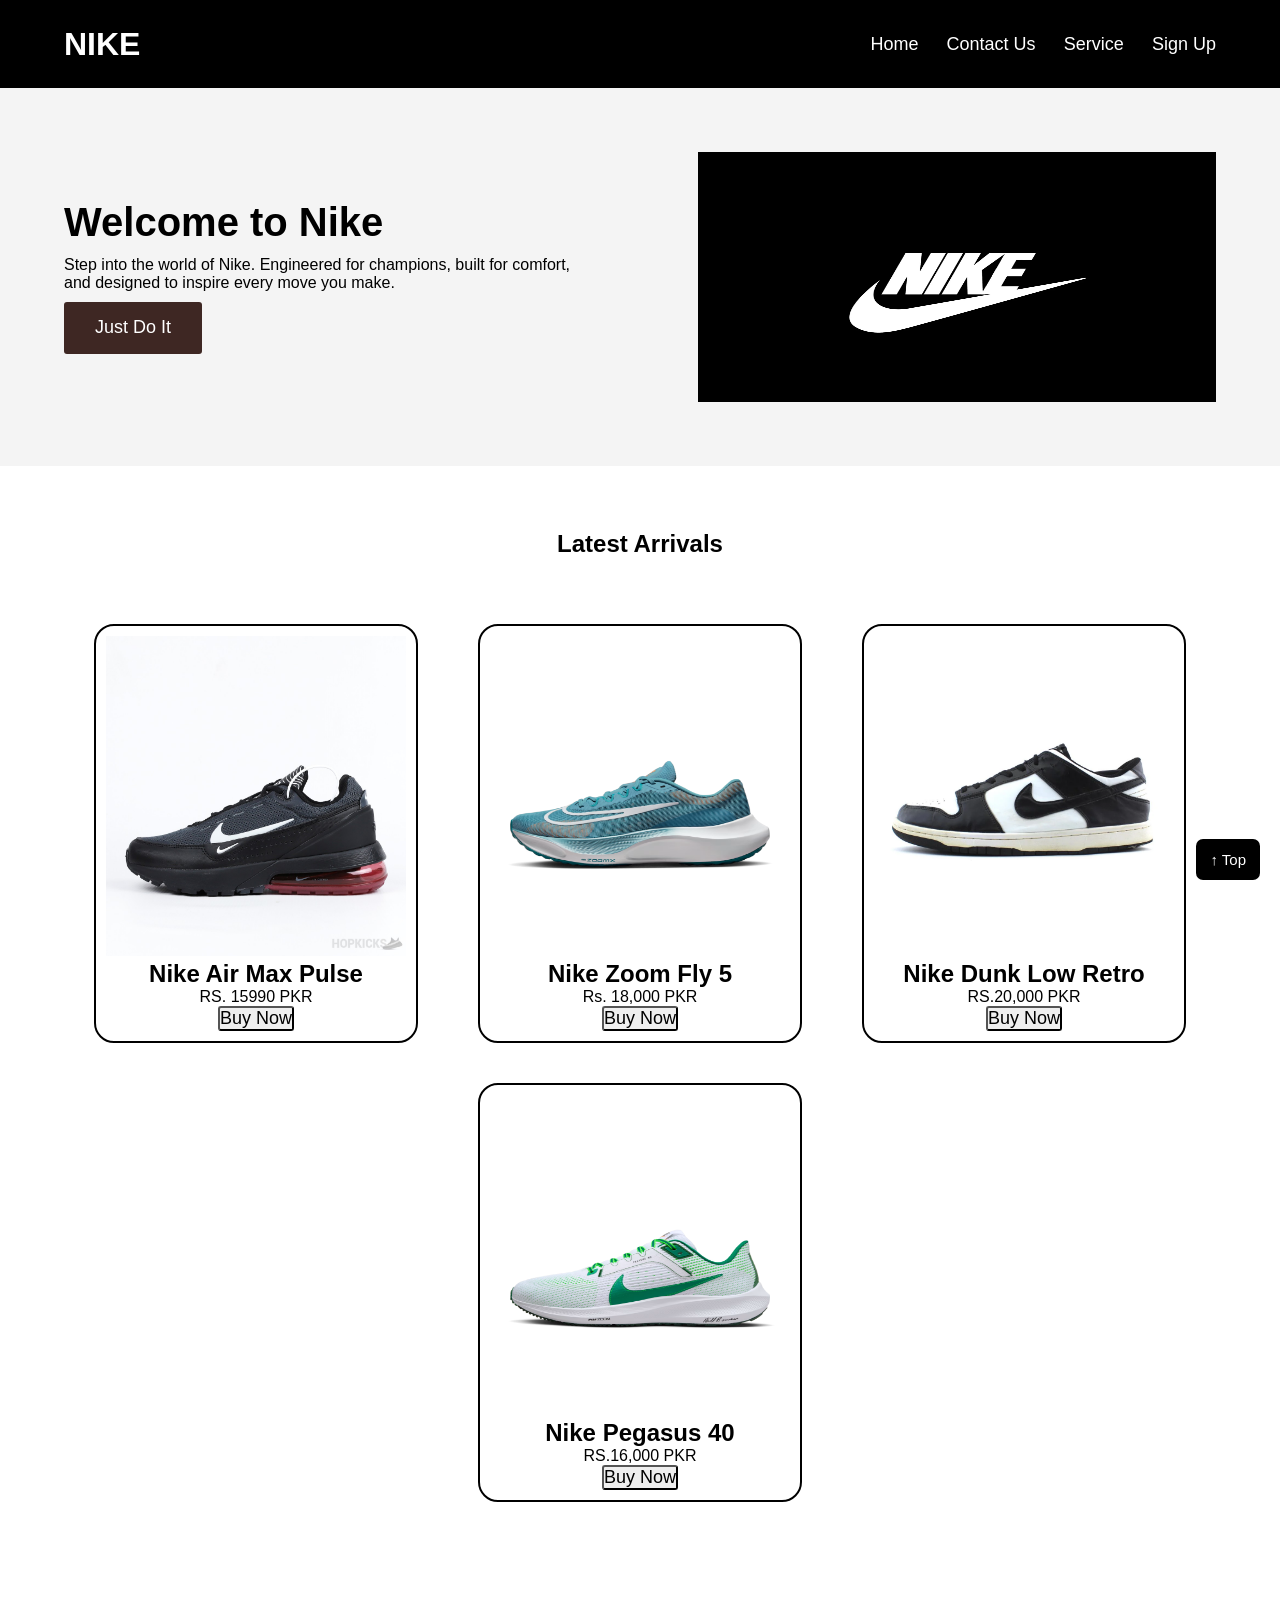
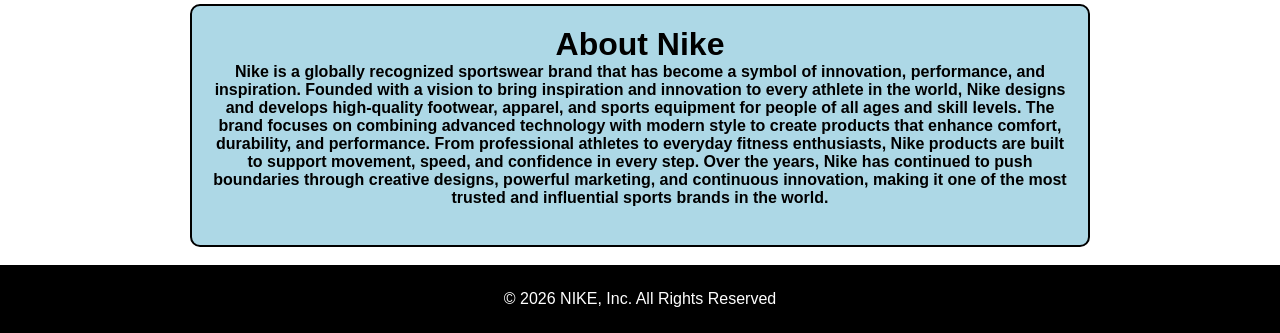
<file: index.html>
<!DOCTYPE html>
<html lang="en">
<head>
    <meta charset="UTF-8">
    <meta name="viewport" content="width=device-width, initial-scale=1.0">
    <title>Nike</title>
    <link rel="stylesheet" href="assignment.css">
</head>
<body>
    <div id="Top"></div>
    <header class="navbar">
        <h1 class="logo">NIKE</h1>
        <div class="menu">
        <a href="index.html">Home</a>
        <a href="contact.html">Contact Us</a>
        <a href="service.html">Service</a>
        <a href="signup.html">Sign Up</a>
        </div>
    </header>
    <section class="hero">
        <div class="hero-text">
            <h1>Welcome to Nike</h1>
            <p>Step into the world of Nike. Engineered for champions, built for comfort, and designed to inspire every move you make.</p>
            <button class="button">Just Do It</button>
        </div>
        <div class="hero-image">
            <div class="img-box">
                <img width="700px" height="250px" src="nike.jpg" alt="">
            </div>
        </div>
    </section>
    <section class="products">
        <h2>Latest Arrivals</h2>

        <div class="product-cards">
            <div class="card">
                <img width="300px" height="320px" src="nike 1.jpg" alt="">
                <h2>Nike Air Max Pulse</h2>
                <p>RS. 15990 PKR</p>
                <button>Buy Now</button>
            </div>
            <div class="card">
                <img width="300px" height="320px" src="ZOOM+FLY+5.avif" alt="">
                <h2>Nike Zoom Fly 5</h2>
                <p>Rs. 18,000 PKR</p>
                <button>Buy Now</button>
            </div>
            <div class="card">
                <img width="300px" height="320px" src="nike dunk.webp" alt="">
                <h2>Nike Dunk Low Retro</h2>
                <p>RS.20,000 PKR</p>
                <button>Buy Now</button>
            </div>
            <div class="card">
                <img width="300px" height="320px" src="NIKE+AIR+ZOOM+PEGASUS+40+PRM.avif" alt="">
                <h2>Nike Pegasus 40</h2>
                <p>RS.16,000 PKR</p>
                <button>Buy Now</button>
            </div>
            </div>
            
    </section>
    <div class="about">
        <h1>About Nike</h1>
        <p>Nike is a globally recognized sportswear brand that has become a symbol of innovation, performance, and inspiration. Founded with a vision to bring inspiration and innovation to every athlete in the world, Nike designs and develops high-quality footwear, apparel, and sports equipment for people of all ages and skill levels. The brand focuses on combining advanced technology with modern style to create products that enhance comfort, durability, and performance. From professional athletes to everyday fitness enthusiasts, Nike products are built to support movement, speed, and confidence in every step. Over the years, Nike has continued to push boundaries through creative designs, powerful marketing, and continuous innovation, making it one of the most trusted and influential sports brands in the world.
</p>
    <br>
    <div class="clearfix"></div>
    </div>
    <footer class="footer">
        © 2026 NIKE, Inc. All Rights Reserved
    </footer>
     <a href="#Top" class="Topbtn">↑ Top</a>
</body>
</html>
</file>
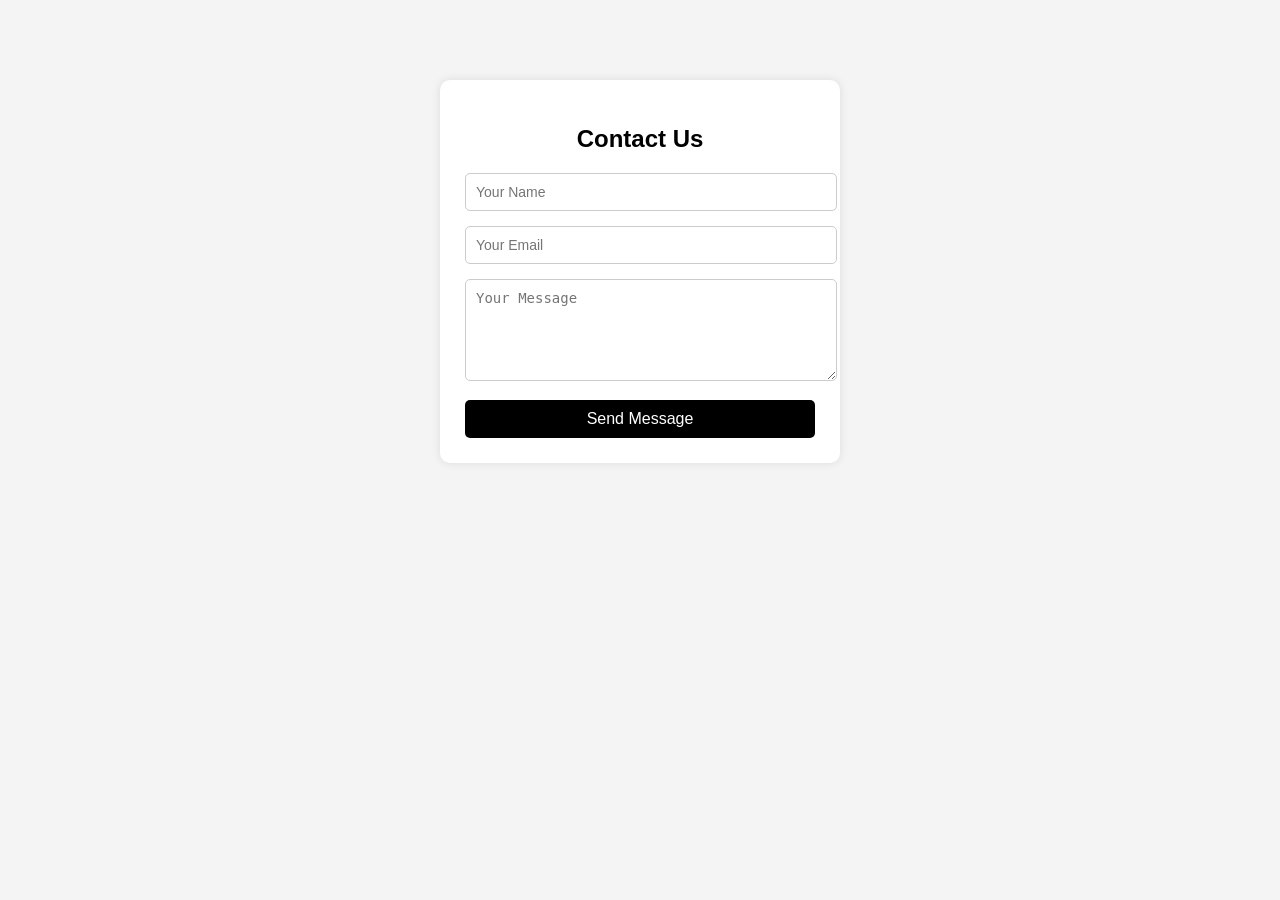
<file: contact.html>
<!DOCTYPE html>
<html lang="en">
<head>
    <meta charset="UTF-8">
    <title>Contact Us</title>
    <link rel="stylesheet" href="">
    <style>
    body {
    font-family: Arial, sans-serif;
    background: #f4f4f4;
}

.contact-container {
    width: 350px;
    margin: 80px auto;
    background: white;
    padding: 25px;
    border-radius: 10px;
    box-shadow: 0 0 10px rgba(0,0,0,0.1);
}

.contact-container h2 {
    text-align: center;
    margin-bottom: 20px;
}

form input,
form textarea {
    width: 100%;
    padding: 10px;
    margin-bottom: 15px;
    border: 1px solid #ccc;
    border-radius: 5px;
    font-size: 14px;
}

form button {
    width: 100%;
    padding: 10px;
    background: black;
    color: white;
    border: none;
    border-radius: 5px;
    font-size: 16px;
    cursor: pointer;
}

form button:hover {
    background: #333;

}
    </style>
</head>
<body>

<div class="contact-container">
    <h2>Contact Us</h2>

    <form>
        <input type="text" placeholder="Your Name" required>
        
        <input type="email" placeholder="Your Email" required>
        
        <textarea placeholder="Your Message" rows="5" required></textarea>
        
        <button type="submit">Send Message</button>
    </form>
</div>

</body>
</html>
</file>
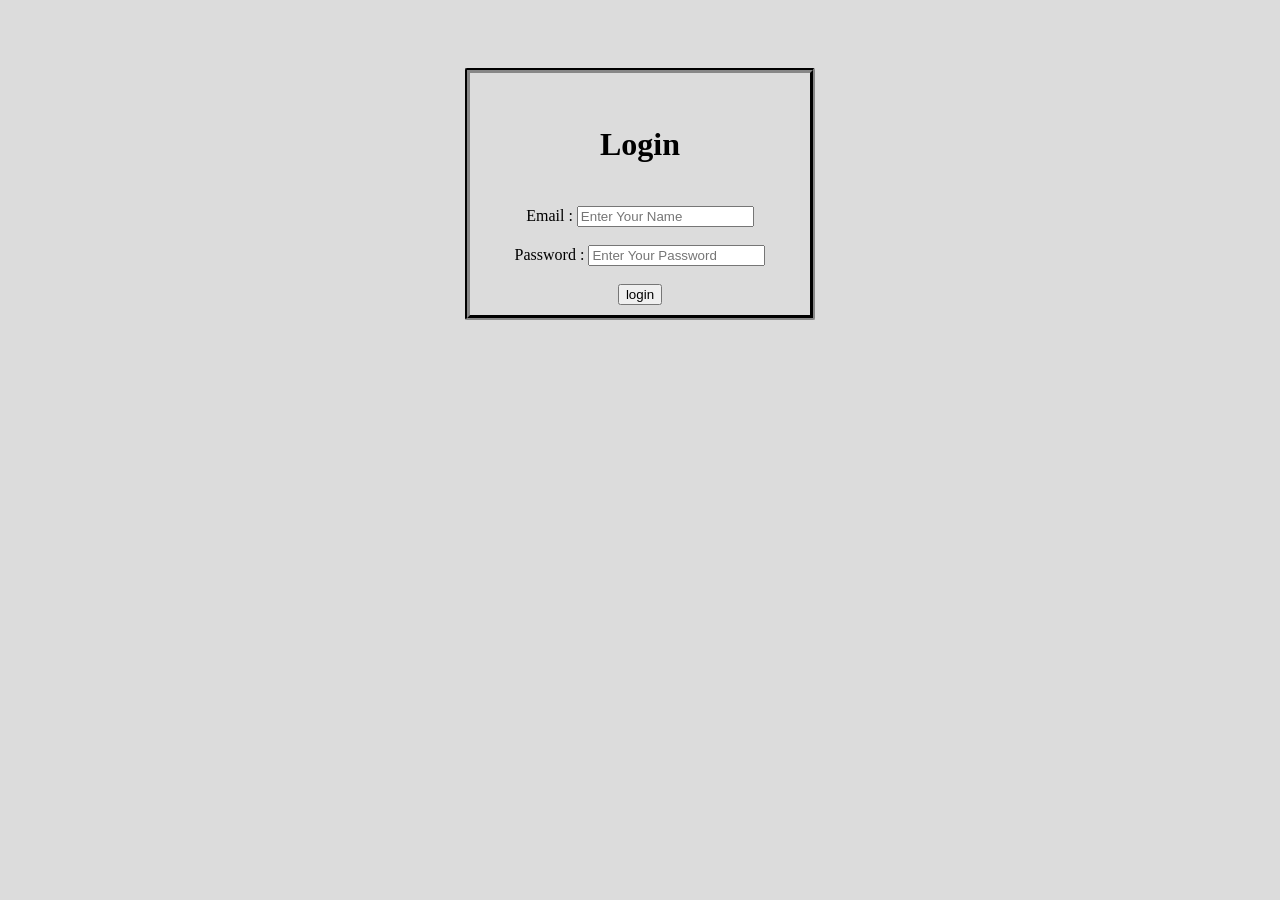
<file: logn.html>
<!DOCTYPE html>
<html lang="en">
<head>
    <meta charset="UTF-8">
    <meta name="viewport" content="width=device-width, initial-scale=1.0">
    <title>Login</title>
    <style>
          form:hover{
            transform: scale(1.03);
            box-shadow: 0px 10px 25px rgb;
        }
        form{
            padding: 20px;
            text-align: center;
            padding: 10px 25px;
            margin: 10px auto;
            border: 5px groove #333;
            border-radius: 2px;
            display: block;
            width: 290px;
        }
         h1{
            color: black;
            /* background-color: rgb(199, 241, 157); */
            border-radius: 10px;
            text-align: center;
            padding: 25px 10px;
            margin: 18px auto;
            width: 250px;
            height: 10px auto;

        }
        body{
            background: gainsboro;
            margin: 20sspx auto;
            padding: 50px 40px;
            

        }
    </style>
</head>
<body>
    <form>
    
    <h1>Login</h1>
    <label>Email : </label>
    <input type="text" Name="Email" placeholder="Enter Your Name" required><br></br>
    <label> Password : </label>
    <input type="text" password="password" placeholder="Enter Your Password" required><br></br>
        
    <Button type="button">login <a href="file:///C:/Users/Ghulam%20Murtaza/Desktop/git%20assignment%20clone/assignment-website/logn.html"></a></Button>
 </form>
</body>
</html>
</file>
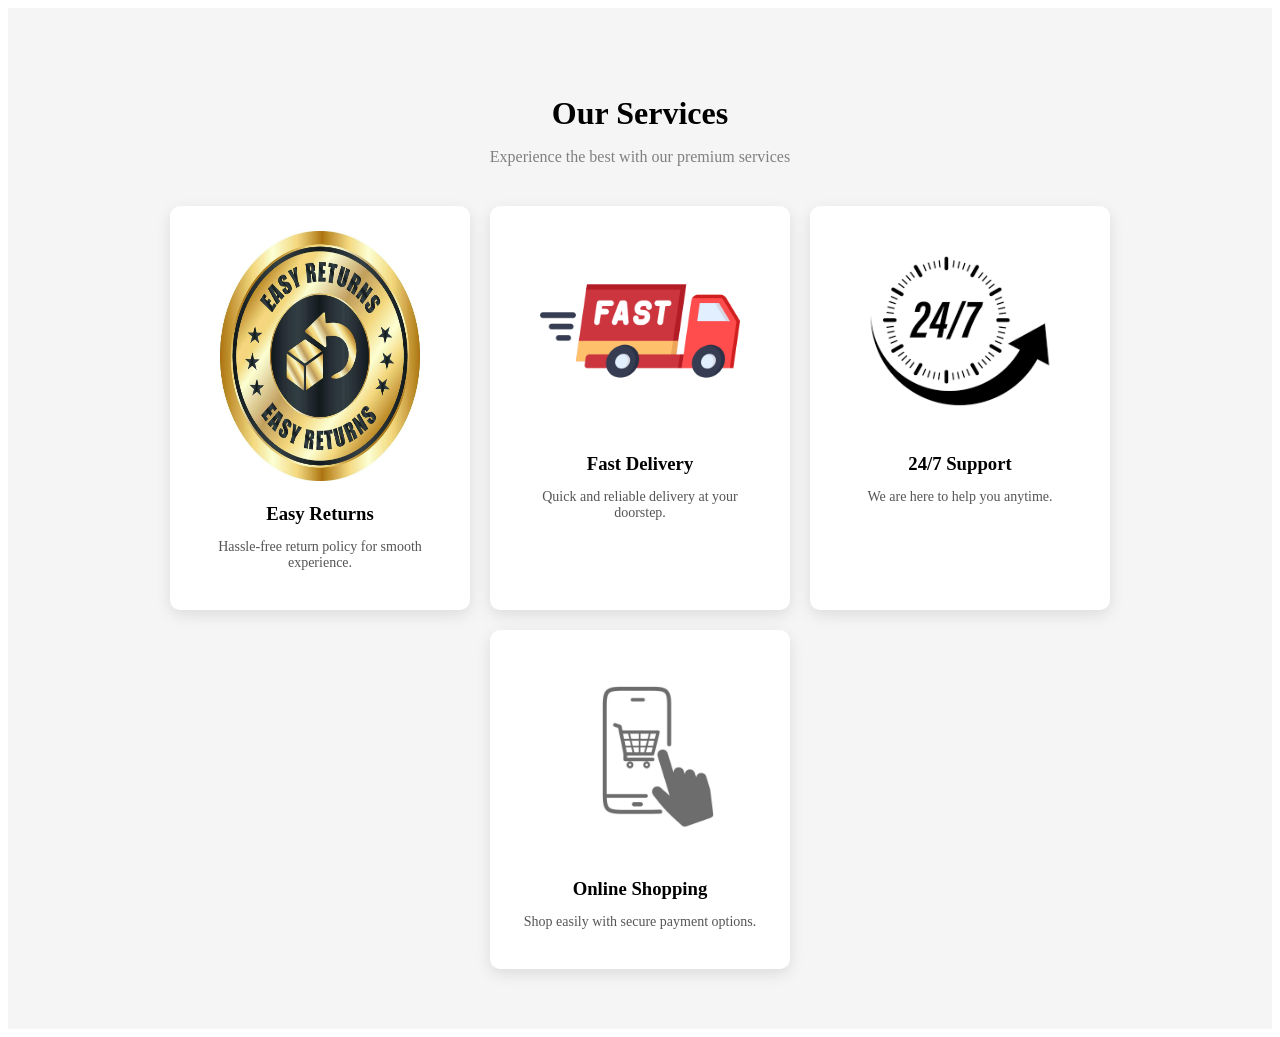
<file: service.html>
<!DOCTYPE html>
<html lang="en">
<head>
    <meta charset="UTF-8">
    <meta name="viewport" content="width=device-width, initial-scale=1.0">
    <title>Service</title>
    <style>.services {
    text-align: center;
    padding: 60px 20px;
    background: #f5f5f5;
}

.services h2 {
    font-size: 32px;
    margin-bottom: 10px;
}

.services .subtitle {
    color: gray;
    margin-bottom: 40px;
}

.service-box {
    display: flex;
    justify-content: center;
    gap: 20px;
    flex-wrap: wrap;
}

.card {
    background: white;
    width: 250px;
    padding: 25px;
    border-radius: 10px;
    box-shadow: 0 5px 15px rgba(0,0,0,0.1);
    transition: 0.3s;
}

.card h3 {
    margin-bottom: 10px;
}

.card p {
    font-size: 14px;
    color: #555;
}

.card:hover {
    transform: translateY(-10px);
}

/* Responsive */
@media (max-width: 768px) {
    .card {
        width: 90%;
    }
}


    </style>
</head>
<body>
    <section class="services">
    <h2>Our Services</h2>
    <p class="subtitle">Experience the best with our premium services</p>

    <div class="service-box">
        <div class="card">
    <i class="fa-solid fa-rotate-left"></i>
    <img width="200px" height="250px" src="easy-returns-logo-trust-badges-easy-returns-icons-vector.jpg" alt="Easy Returns">
    <h3>Easy Returns</h3>
    <p>Hassle-free return policy for smooth experience.</p>
</div>

<div class="card">
    <i class="fa-solid fa-truck-fast"></i>
    <img width="200px" src="fast delivery.png" alt="Fast Delivery">
    <h3>Fast Delivery</h3>
    <p>Quick and reliable delivery at your doorstep.</p>
</div>

<div class="card">
    <i class="fa-solid fa-headset"></i>
    <img width="200px" src="download.png" alt="">
    <h3>24/7 Support</h3>
    <p>We are here to help you anytime.</p>
</div>

<div class="card">
    <i class="fa-solid fa-cart-shopping"></i>
    <img width="200px" src="online-shopping-icon-line-shopping-symbol-through-mobile-phone-isolated-on-white-background-vector.jpg" alt="">
    <h3>Online Shopping</h3>
    <p>Shop easily with secure payment options.</p>
</div>

    </div>
</section>

</body>
</html>
</file>
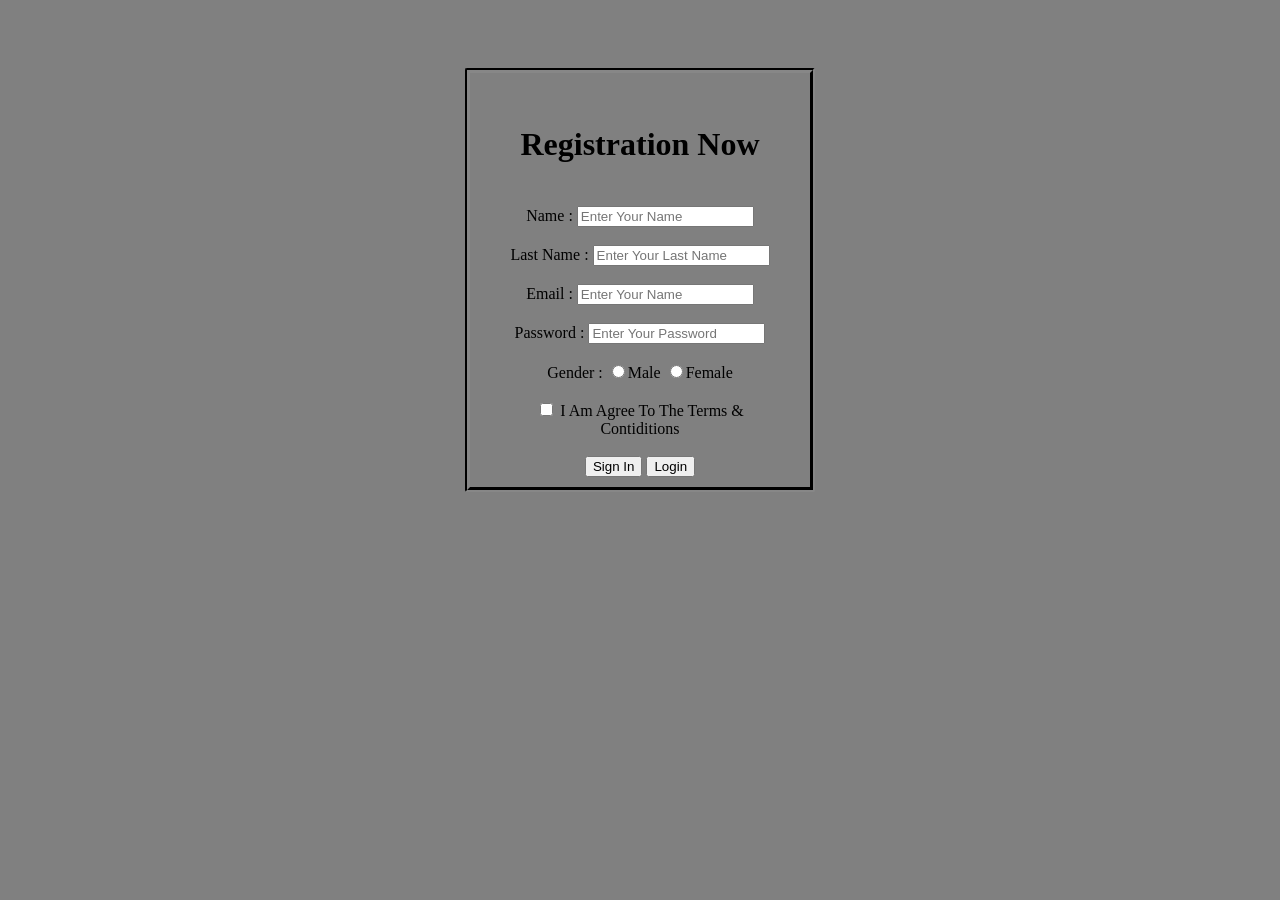
<file: signup.html>
<!DOCTYPE html>
<html lang="en">
<head>
    <meta charset="UTF-8">
    <meta name="viewport" content="width=device-width, initial-scale=1.0">
    <title>Sign In</title>
    <style>
        body{
            background:gray;
            margin: 20sspx auto;
            padding: 50px 40px;
            

        }
        h1{
            color: black;
            /* background-color: rgb(199, 241, 157); */
            border-radius: 10px;
            text-align: center;
            padding: 25px 10px;
            margin: 18px auto;
            width: 250px;
            height: 10px auto;

        }
        form{
            padding: 20px;
            text-align: center;
            padding: 10px 25px;
            margin: 10px auto;
            border: 5px groove #333;
            border-radius: 2px;
            display: block;
            width: 290px;
        }
        form:hover{
            transform: scale(1.03);
            box-shadow: 0px 10px 25px rgb;
            background: gainsboro;
        }
        
       .section ul{
        list-style: none;
        margin: 0%;
        padding: 0%;
       }
       .section a{
        display: block;
        color: black;
        text-decoration: none;

       }
       .section a:hover{
        transform: scale(1.03);
        border-radius: 0px 10px 25px;
       }
    
     

    </style>
</head>
<body>
 <form>
    <div type="label">
        <div type="input">
    <h1>Registration Now</h1>
    <label>Name : </label>
    <input type="text" Name="Name" placeholder="Enter Your Name" required><br></br>
    <label>Last Name : </label>
    <input type="text" Name="Last Name" placeholder="Enter Your Last Name" required><br></br>
    <label>Email : </label>
    <input type="text" Name="Email" placeholder="Enter Your Name" required><br></br>
    <label> Password : </label>
    <input type="text" password="password" placeholder="Enter Your Password" required><br></br>
    <label>Gender : </label>
   <input type="radio" name="gender"required>Male
   <input type="radio" name="gender" required>Female
    <br></br>
    <input type="checkbox" required>
    <label>I Am Agree To The Terms & Contiditions</label>
    <br></br>
     <nav class="section">
    <ul><li><Button type="button">Sign In</Button>
   <Button type="button"><a href="logn.html">Login</a></Button>
       </li></ul>
   </nav>
    </div>
    </div>
    
 </form>
</html>
</file>
<file: assignment.css>
*{
    margin: 0;
    padding: 0;
    box-sizing: border-box;
    font-family: Arial, Helvetica, sans-serif;
    
}
body{
    height: 1380px;
    
}

.navbar{
    position: sticky;
    top: 0;
    width: 100%;
    display: inline-flex;
    justify-content: space-between;
    align-items: center;
    padding: 2% 5%;
    background: black;
    color: white;
    z-index: 10;
}
.navbar a{
    display: inline-block;
    text-decoration: none;
    color: white;
}
.menu a:hover{
    background:white;
    border-radius: 90px;
    color:black;
}
.menu{
    position: sticky;
    width: 30%;
    display: flex;
    justify-content: space-between;
}

.menu a{
    color: white;
    text-decoration: none;
    font-size: large;
}
.hero{
    width: 100%;
    display: flex;
    justify-content: space-between;
    align-items: center;
    padding: 5%;
    background: #f4f4f4;
}
.hero-text{
    width: 45%;
}
.hero-text h1{
    font-size: 2.5em;
    margin-bottom: 2%;
}
.hero-text p{
    margin-bottom: 3%;
    margin: 10px auto;
    
}
.hero-text button{
    padding: 3% 6%;
    border: none;
    background: #3e2723;
    color: white;
    cursor: pointer;

}
.hero-image{
    width: 45%;
}
.img-box{
    width: 100%;
    height: 250px;
    background: #ccc;
    display: flex;
    justify-content: center;
    align-items: center;
}
.products{
    width: 100%;
    padding: 5%;
    text-align: center;
}
.product-cards{
    width: 100%;
    margin: 10px auto;
    display: flex;
    justify-content: space-between;
    margin-top: 4%;
    flex-wrap: wrap;

}
.card{
    border: 2px solid black;
    padding: 10px;
    border-radius: 20px;
    margin: 20px auto;

}
.card:hover{
    box-shadow: 0 10px 20px;
    cursor: pointer;
    transform: scale(1.1);
}

/* .card{
    width: 22%;
    height: 120px;
    border: 2px solid #3e2723;
    display: flex;
    justify-content: center;
    align-items: center;
    font-weight: bold;
    margin-bottom: 4%;
} */
button{
    border-radius: 3px;
    font-size: large;
}
button:hover{
    background-color: gray;
    color: black;
    border-radius: 10px;
    transform: translate(0.5s);
    background: black;
    color: white;
    cursor: pointer;
}
.footer{
    background: black;
    color: white;
    padding: 25px;
    text-align: center;
    margin-top: 18px;
}
/* .footer{
    width: 100%;
    padding: 2%;
    background: #3e2723;
    color: white;
    text-align: center;
    
} */
.about{
    padding: 20px;
    background: lightblue;
    text-align: center;
    font-weight: bold;
    margin: 8px auto;
    border: 2px solid black;
    border-radius: 10px;
    width: 900px;
}
.about:hover{
    transform: scale(1.1);
    box-shadow: 0 10px 20px;
}

.Topbtn{
    position: fixed;
    bottom: 20px;
    right: 20px;
    background: black;
    color: white;
    padding: 12px 14px;
    border-radius: 7px;
    text-decoration: none;
    font-size: 15px;
}
.Topbtn:hover{
    background: black;
    color: white;
    font-size: 18px;
}
.clearfix{
    clear: both;
}
@media (min-width: 0px) and (max-width: 576px){
    .navbar{
        display: flex;
        flex-direction: column;
        align-items: center;
    }
    .logo{
        margin-bottom: 10px;
    }
    .menu{
        display: flex;
        flex-direction: column;
        text-align: center;
        gap: 10px;
    }
    .hero{
        display: flex;
        flex-direction: column;
        text-align: center;

    }
    .hero-text{
        margin-bottom: 15px;
    }
    .hero-image{
    width: 100%;
    }
    .img-box {
    width: 100%;
    }
    .product-cards{
    display: flex;
    flex-direction: column;
    gap: 15px;
    }
    .card{
    width: 100%;
    grid-template-columns: repeat(1,1fr,1fr,1fr,1fr);
    }
    .about{
    text-align: center;
    padding: 10px;
    width: 100%;
    }
    .footer{
    text-align: center;
    padding: 10px;
    width: 100%;
    }
    .Topbtn{
    content: "";
    display: block;
    clear: both;
    }
}
@media (min-width: 576px) and (max-width: 900px){
    .navbar{
        display: flex;
        flex-direction: column;
        align-items: center;
    }
    .logo{
        margin-bottom: 10px;
    }
    .menu{
        display: flex;
        flex-direction: column;
        text-align: center;
        gap: 10px;
    }
    .hero{
        display: flex;
        flex-direction: column;
        text-align: center;

    }
    .hero-text{
        margin-bottom: 15px;
    }
    .hero-image{
    width: 100%;
    }
    .img-box {
    width: 100%;
    }
    .product-cards{
    display: flex;
    flex-direction: column;
    gap: 15px;
    }
    .card{
    width: 100%;
    grid-template-columns: repeat(1,1fr,1fr,1fr,1fr);
    }
    .about{
    text-align: center;
    padding: 10px;
    width: 100%;
    }
    .footer{
    text-align: center;
    padding: 10px;
    width: 100%;
    }
    .Topbtn{
    content: "";
    display: block;
    clear: both;
    }
}
@media (max-width: 1270px){
    .card{
        width: 100%;
        grid-template-columns: repeat(2, 1fr);
    }
    .product-cards{
        justify-content: space-between;
    }
    .hero-text{
        width: 50%;

    }
    .hero-text{
        width: 50%;
    }
    .menu{
        gap: 20px;
    }
    .about{
        width: 100%;
    }
    .footer{
        width: 100%;
    }
}
</file>
